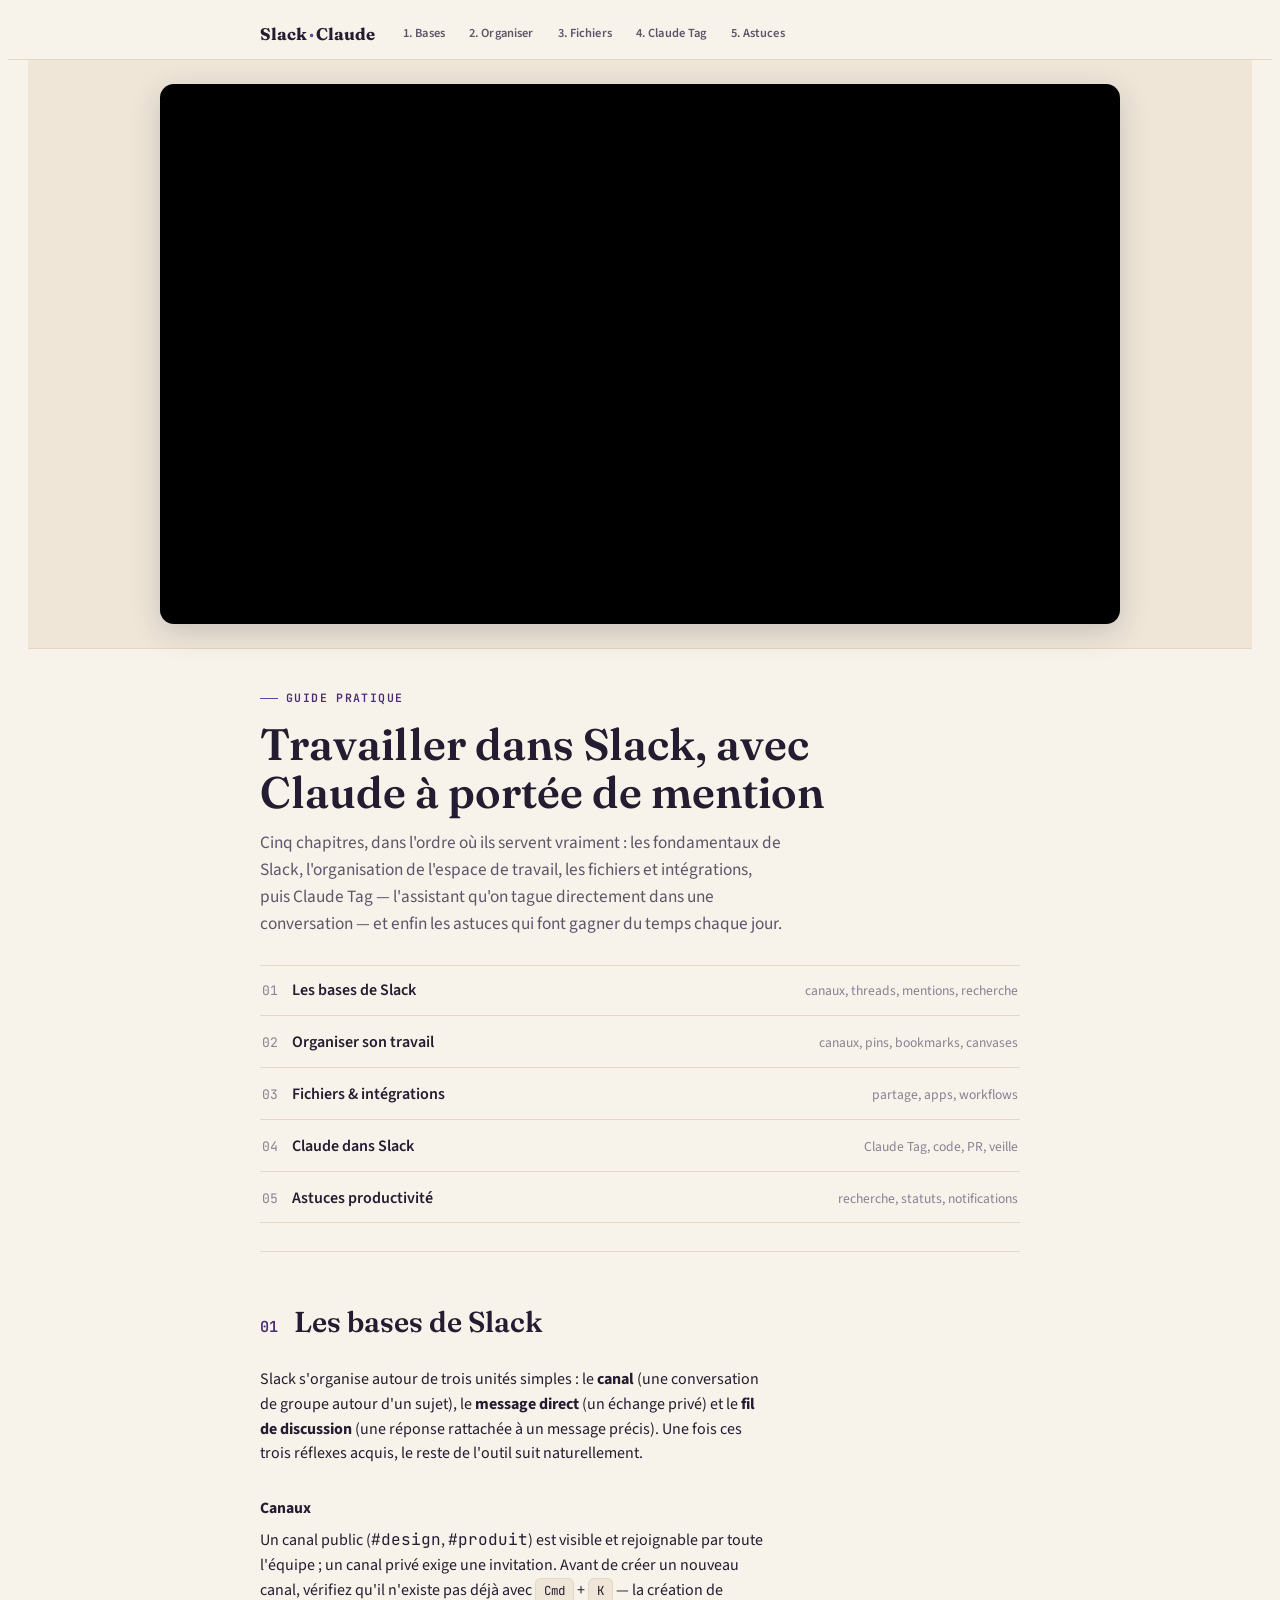
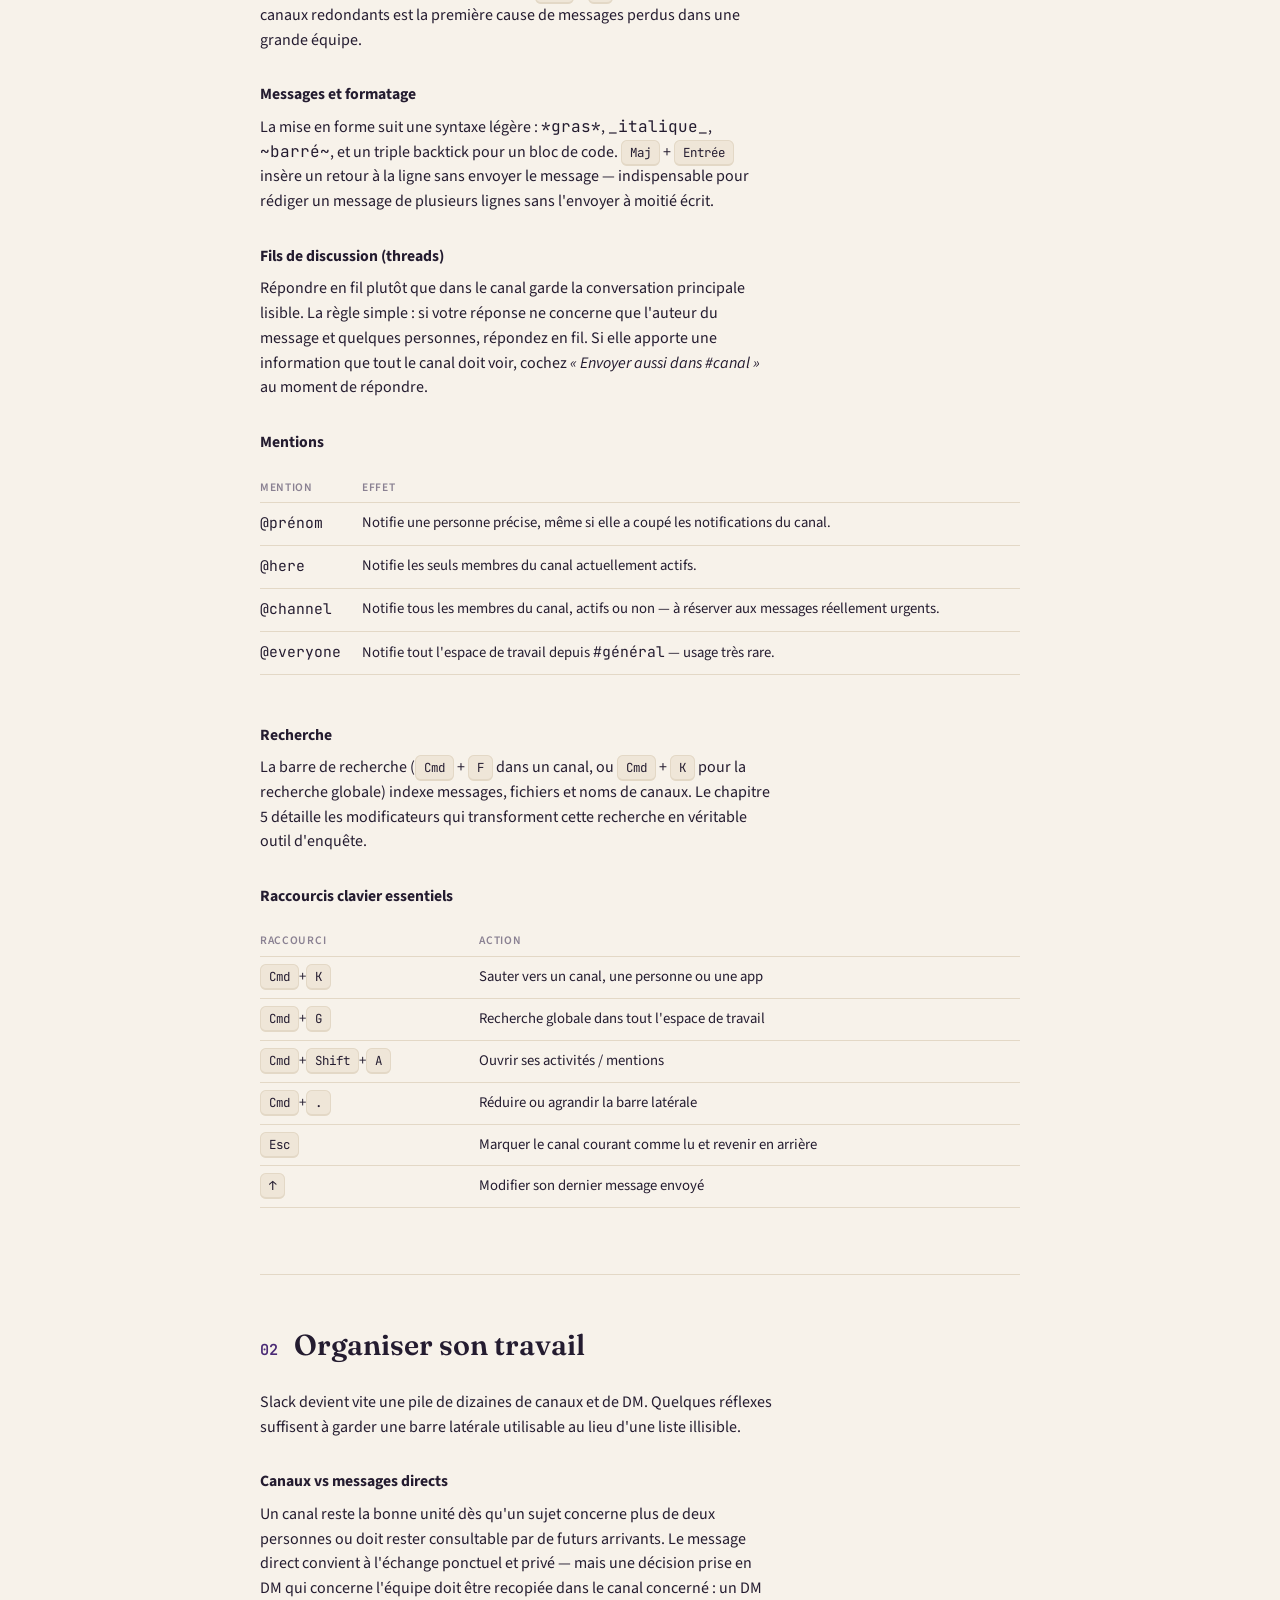
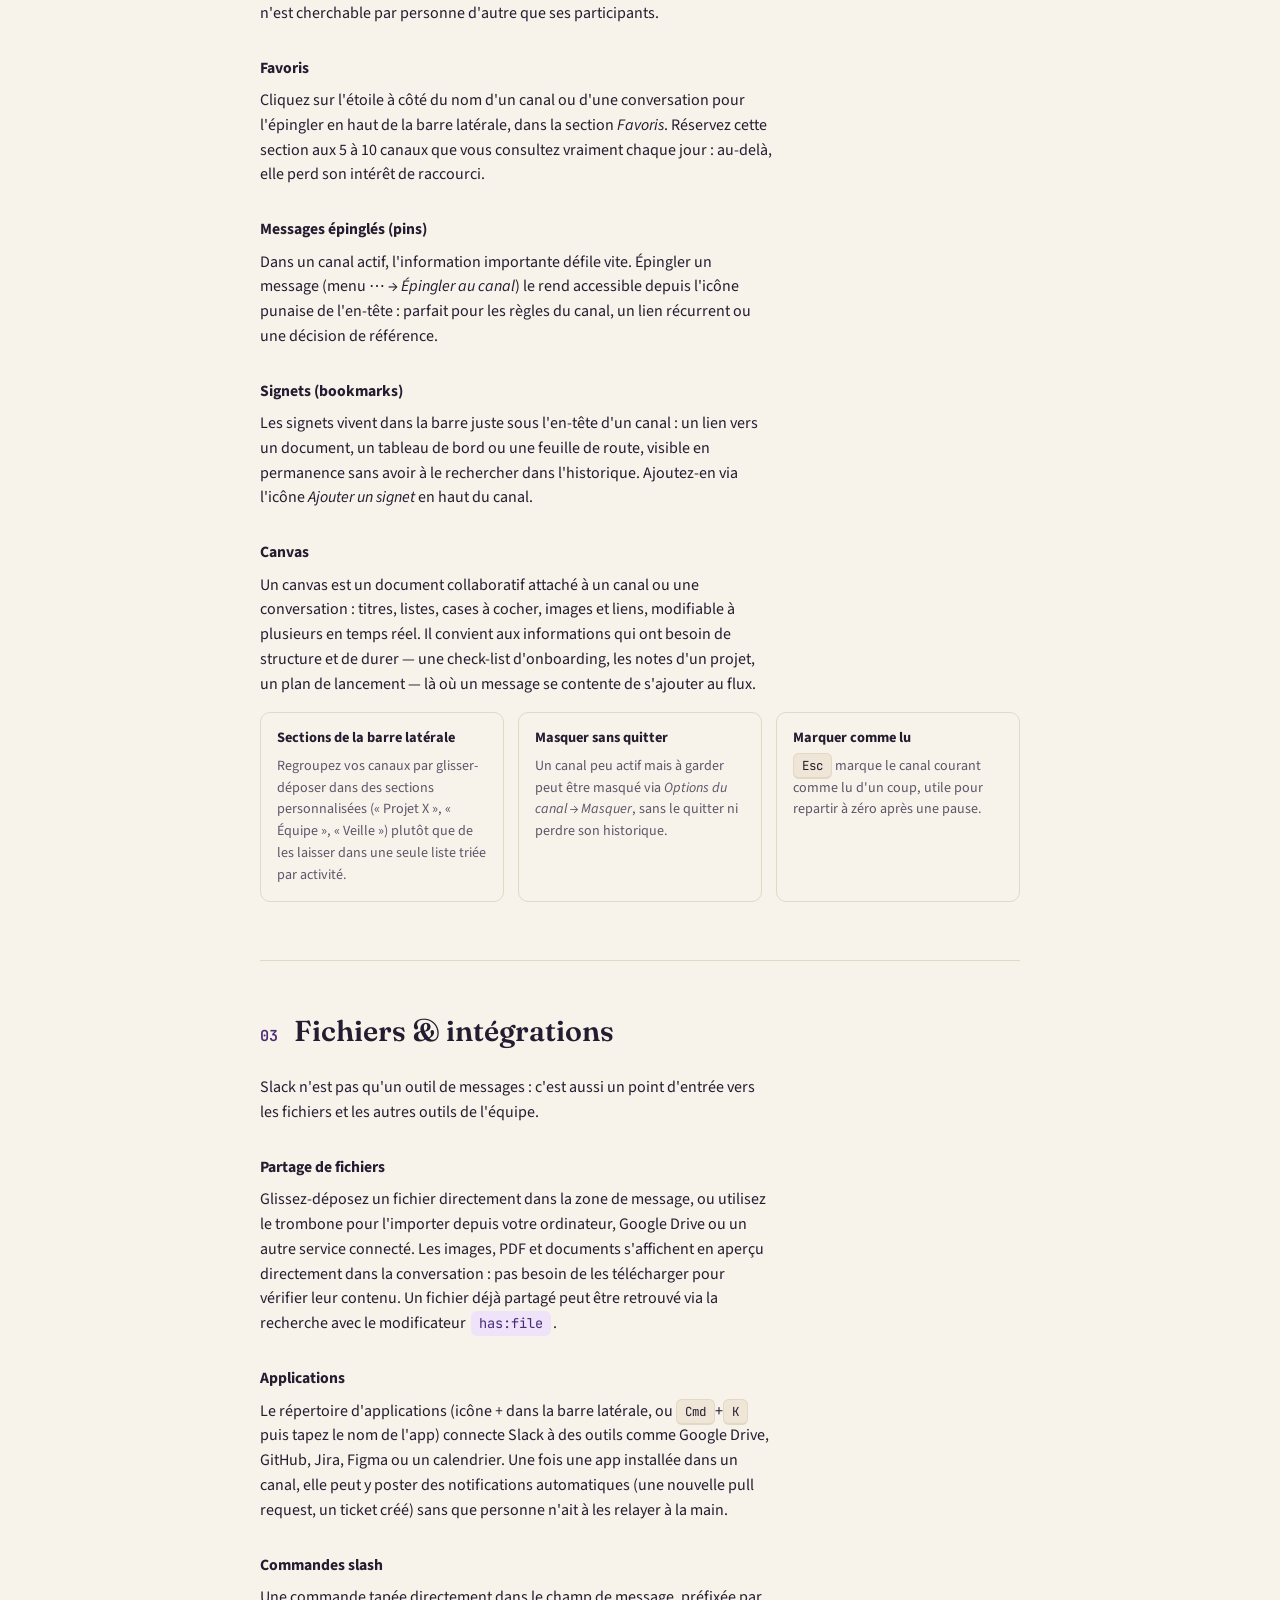
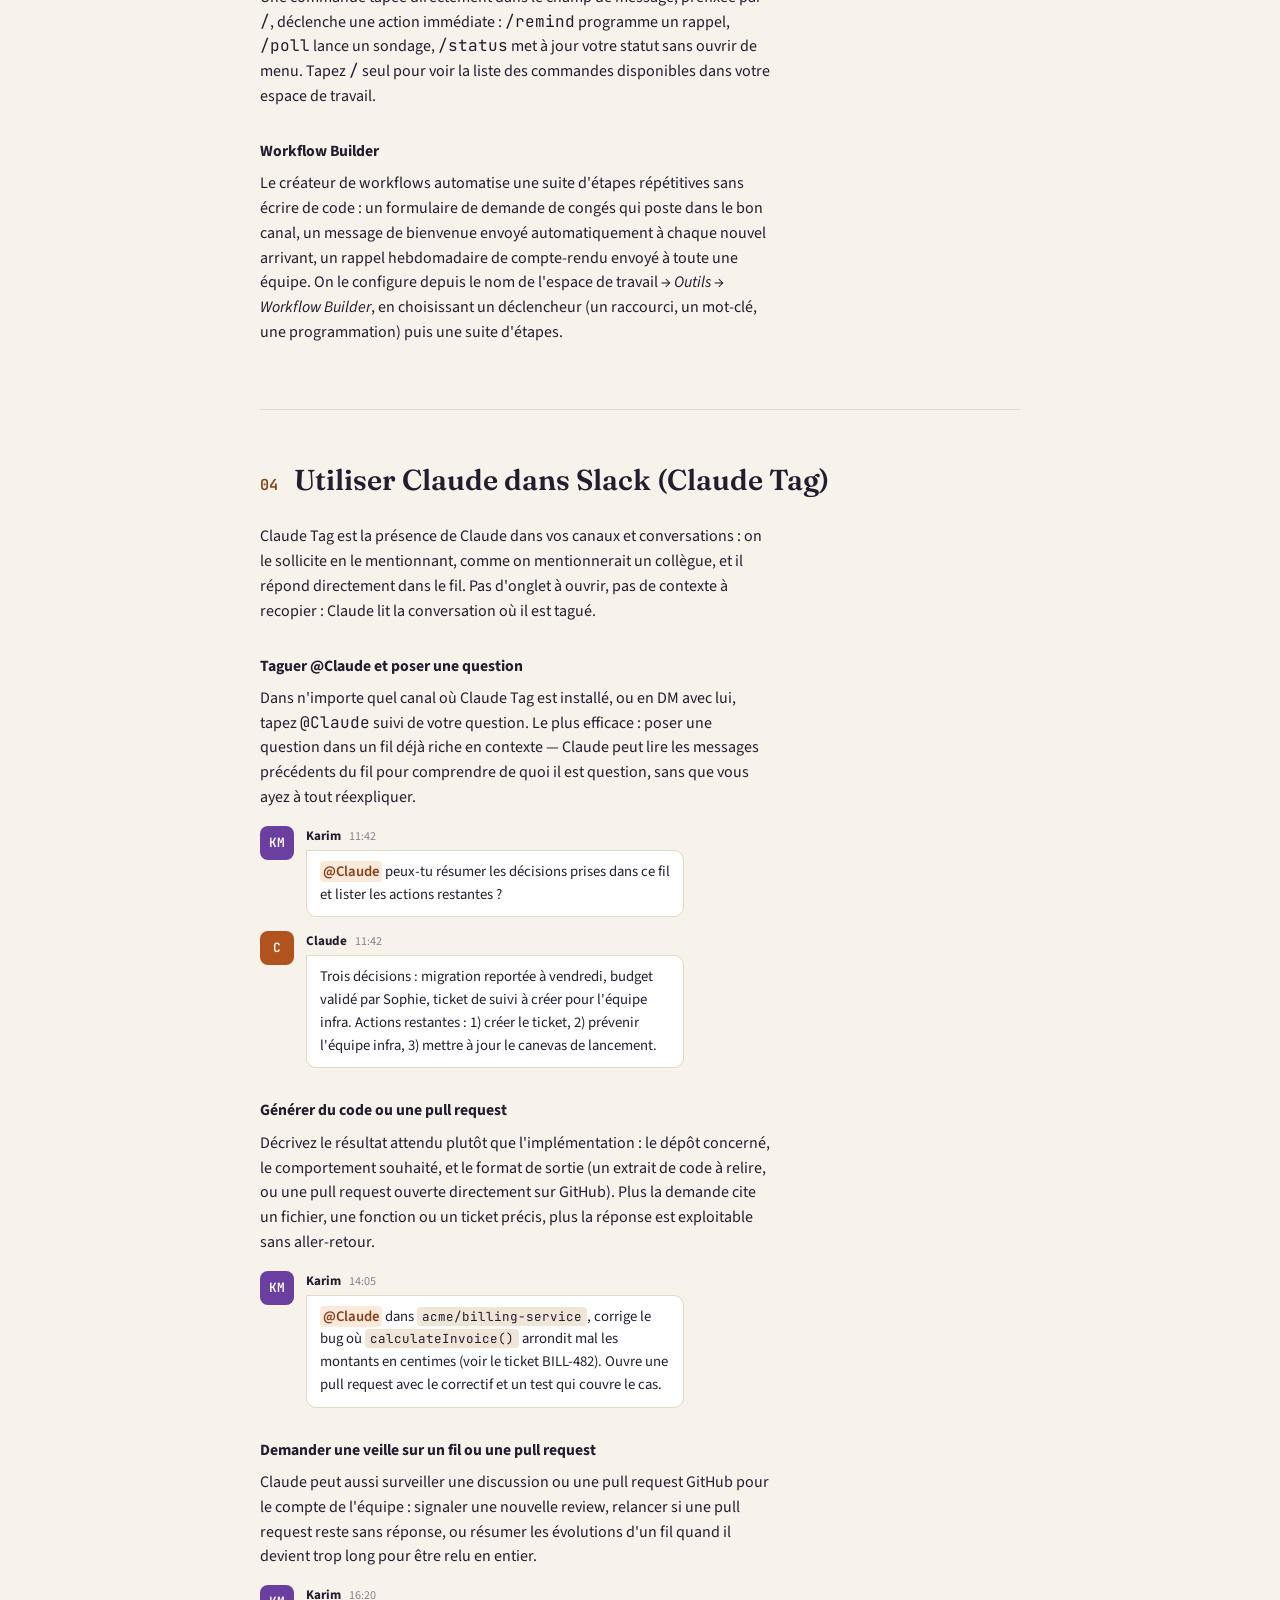
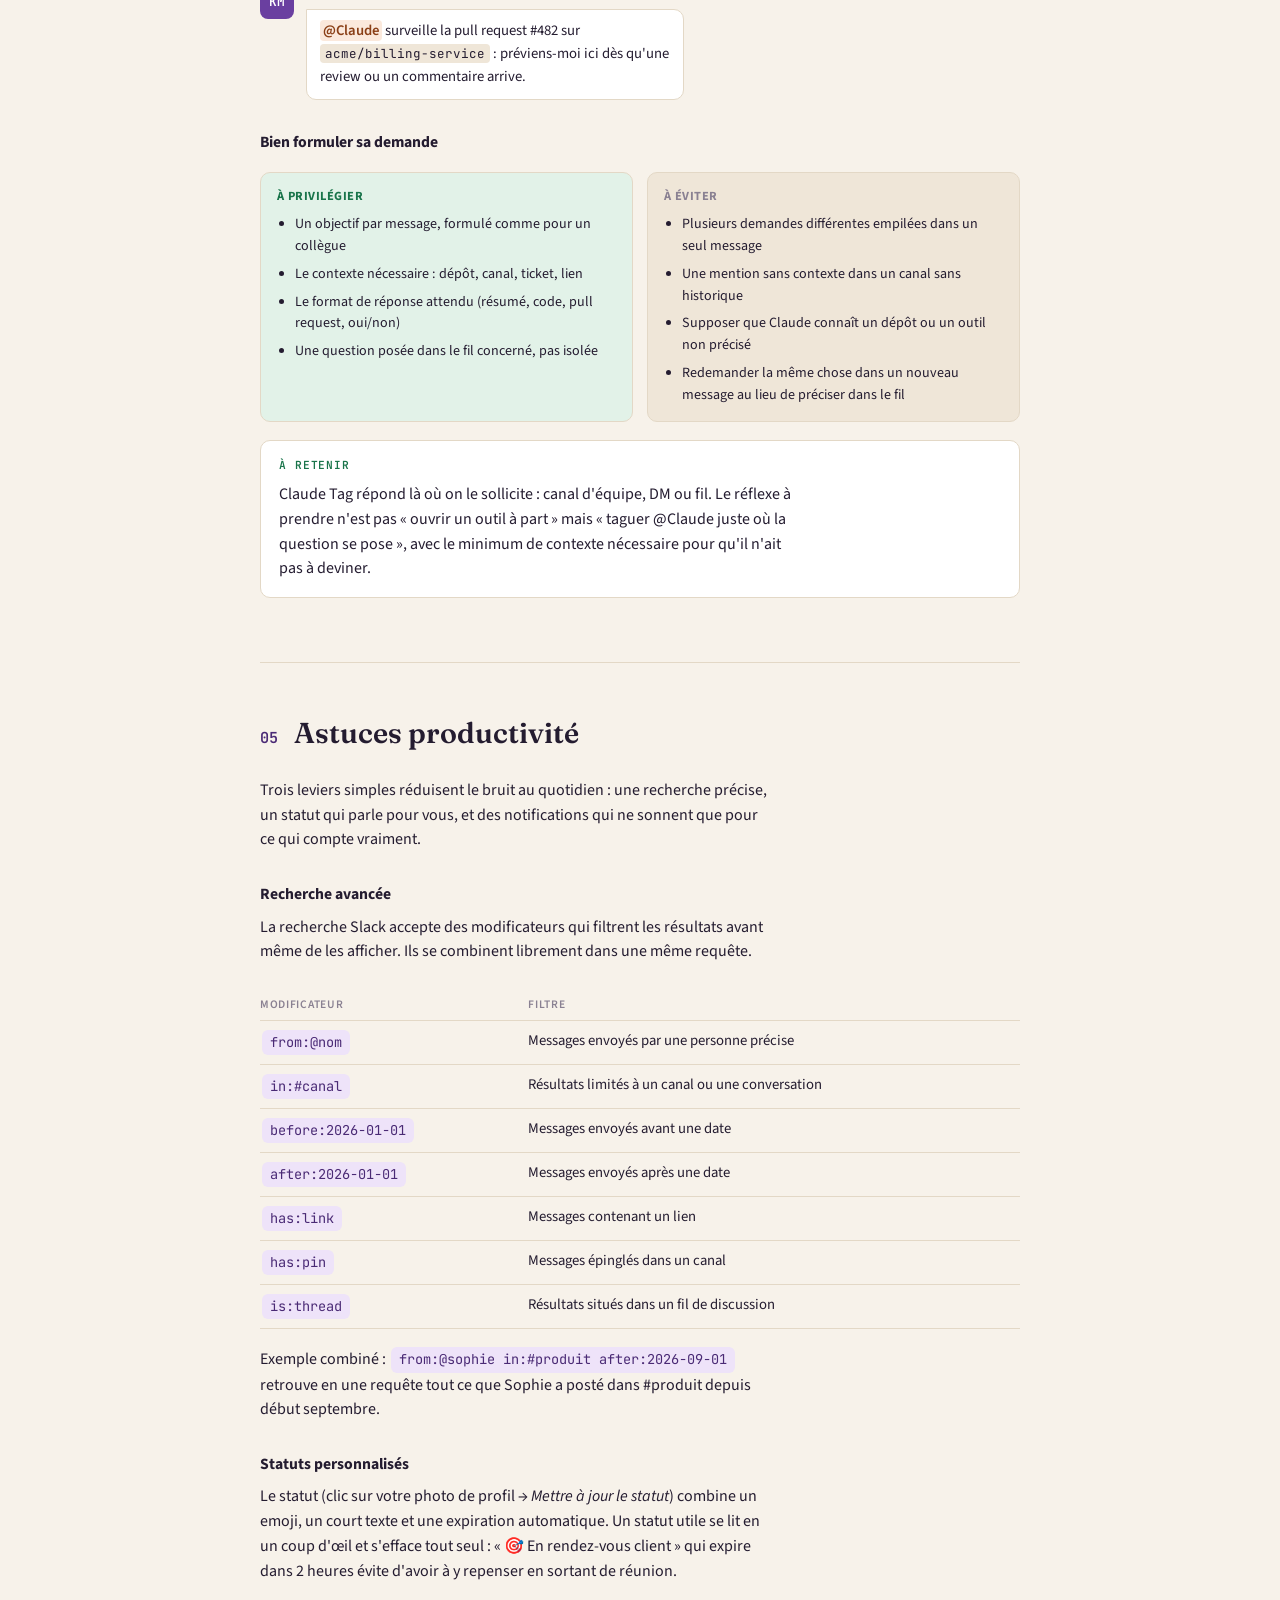
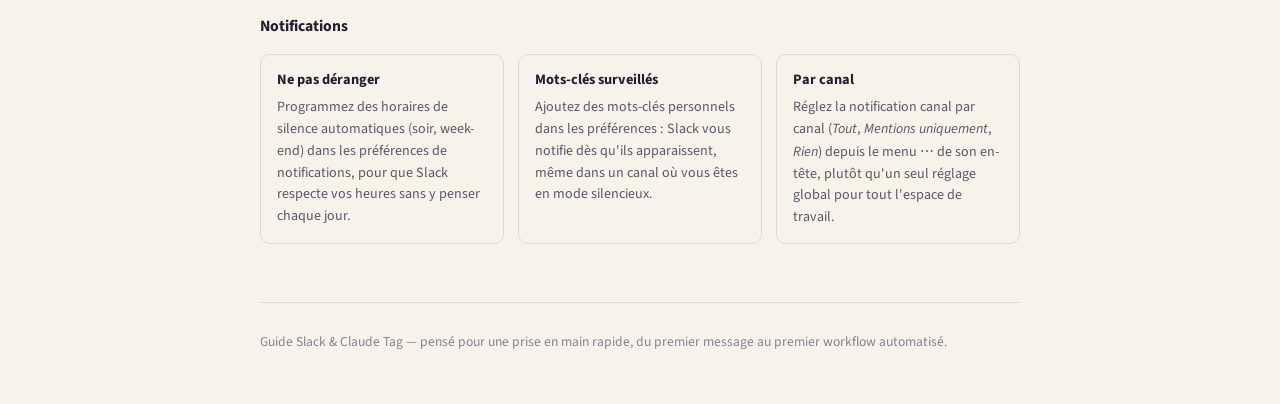
<file: site/index.html>
<!doctype html>
<html lang="fr">
<head>
<meta charset="utf-8">
<meta name="viewport" content="width=device-width,initial-scale=1">
<title>Slack &amp; Claude, le guide</title>
<link rel="preconnect" href="https://fonts.googleapis.com">
<link rel="preconnect" href="https://fonts.gstatic.com" crossorigin>
<link rel="stylesheet" href="https://fonts.googleapis.com/css2?family=Fraunces:ital,opsz,wght@0,9..144,400;0,9..144,500;0,9..144,600;0,9..144,700;1,9..144,500&family=Source+Sans+3:wght@400;500;600;700&family=JetBrains+Mono:wght@400;500;600&display=swap">
<link rel="stylesheet" href="style.css">
</head>
<body>

<div class="topbar">
  <div class="topbar-inner">
    <div class="brandmark">Slack<span class="dot">·</span>Claude</div>
    <nav class="navscroll">
      <a href="#bases">1. Bases</a>
      <a href="#organiser">2. Organiser</a>
      <a href="#fichiers">3. Fichiers</a>
      <a href="#claude-tag">4. Claude Tag</a>
      <a href="#astuces">5. Astuces</a>
    </nav>
  </div>
</div>

<section class="opener" aria-label="Vidéo d'introduction">
  <div class="opener-inner">
    <div class="opener-frame">
      <iframe src="https://www.youtube-nocookie.com/embed/Yt66-u5UVOM" title="Vidéo d'introduction" loading="lazy" allow="accelerometer; encrypted-media; picture-in-picture; fullscreen" allowfullscreen referrerpolicy="strict-origin-when-cross-origin"></iframe>
    </div>
  </div>
</section>

<div class="shell">

  <section class="hero">
    <div class="eyebrow">Guide pratique</div>
    <h1>Travailler dans Slack, avec Claude à portée de mention</h1>
    <p class="lede">Cinq chapitres, dans l'ordre où ils servent vraiment&nbsp;: les fondamentaux de Slack, l'organisation de l'espace de travail, les fichiers et intégrations, puis Claude Tag — l'assistant qu'on tague directement dans une conversation — et enfin les astuces qui font gagner du temps chaque jour.</p>

    <nav class="toc">
      <a href="#bases"><span class="toc-num">01</span><span class="toc-label">Les bases de Slack</span><span class="toc-sub">canaux, threads, mentions, recherche</span></a>
      <a href="#organiser"><span class="toc-num">02</span><span class="toc-label">Organiser son travail</span><span class="toc-sub">canaux, pins, bookmarks, canvases</span></a>
      <a href="#fichiers"><span class="toc-num">03</span><span class="toc-label">Fichiers &amp; intégrations</span><span class="toc-sub">partage, apps, workflows</span></a>
      <a href="#claude-tag"><span class="toc-num">04</span><span class="toc-label">Claude dans Slack</span><span class="toc-sub">Claude Tag, code, PR, veille</span></a>
      <a href="#astuces"><span class="toc-num">05</span><span class="toc-label">Astuces productivité</span><span class="toc-sub">recherche, statuts, notifications</span></a>
    </nav>
  </section>

  <!-- 01 ------------------------------------------------------------ -->
  <section class="chapter" id="bases">
    <div class="chapter-head">
      <span class="chapter-num">01</span>
      <h2>Les bases de Slack</h2>
    </div>
    <p>Slack s'organise autour de trois unités simples&nbsp;: le <strong>canal</strong> (une conversation de groupe autour d'un sujet), le <strong>message direct</strong> (un échange privé) et le <strong>fil de discussion</strong> (une réponse rattachée à un message précis). Une fois ces trois réflexes acquis, le reste de l'outil suit naturellement.</p>

    <h3 class="sub">Canaux</h3>
    <p>Un canal public (<code>#design</code>, <code>#produit</code>) est visible et rejoignable par toute l'équipe&nbsp;; un canal privé exige une invitation. Avant de créer un nouveau canal, vérifiez qu'il n'existe pas déjà avec <kbd>Cmd</kbd> + <kbd>K</kbd> — la création de canaux redondants est la première cause de messages perdus dans une grande équipe.</p>

    <h3 class="sub">Messages et formatage</h3>
    <p>La mise en forme suit une syntaxe légère&nbsp;: <code>*gras*</code>, <code>_italique_</code>, <code>~barré~</code>, et un triple backtick pour un bloc de code. <kbd>Maj</kbd> + <kbd>Entrée</kbd> insère un retour à la ligne sans envoyer le message — indispensable pour rédiger un message de plusieurs lignes sans l'envoyer à moitié écrit.</p>

    <h3 class="sub">Fils de discussion (threads)</h3>
    <p>Répondre en fil plutôt que dans le canal garde la conversation principale lisible. La règle simple&nbsp;: si votre réponse ne concerne que l'auteur du message et quelques personnes, répondez en fil. Si elle apporte une information que tout le canal doit voir, cochez <em>« Envoyer aussi dans #canal »</em> au moment de répondre.</p>

    <h3 class="sub">Mentions</h3>
    <div class="wrap-table">
    <table class="keys">
      <tr><th>Mention</th><th>Effet</th></tr>
      <tr><td><code>@prénom</code></td><td>Notifie une personne précise, même si elle a coupé les notifications du canal.</td></tr>
      <tr><td><code>@here</code></td><td>Notifie les seuls membres du canal actuellement actifs.</td></tr>
      <tr><td><code>@channel</code></td><td>Notifie tous les membres du canal, actifs ou non — à réserver aux messages réellement urgents.</td></tr>
      <tr><td><code>@everyone</code></td><td>Notifie tout l'espace de travail depuis <code>#général</code> — usage très rare.</td></tr>
    </table>
    </div>

    <h3 class="sub">Recherche</h3>
    <p>La barre de recherche (<kbd>Cmd</kbd> + <kbd>F</kbd> dans un canal, ou <kbd>Cmd</kbd> + <kbd>K</kbd> pour la recherche globale) indexe messages, fichiers et noms de canaux. Le chapitre 5 détaille les modificateurs qui transforment cette recherche en véritable outil d'enquête.</p>

    <h3 class="sub">Raccourcis clavier essentiels</h3>
    <div class="wrap-table">
    <table class="keys">
      <tr><th>Raccourci</th><th>Action</th></tr>
      <tr><td><kbd>Cmd</kbd>+<kbd>K</kbd></td><td>Sauter vers un canal, une personne ou une app</td></tr>
      <tr><td><kbd>Cmd</kbd>+<kbd>G</kbd></td><td>Recherche globale dans tout l'espace de travail</td></tr>
      <tr><td><kbd>Cmd</kbd>+<kbd>Shift</kbd>+<kbd>A</kbd></td><td>Ouvrir ses activités / mentions</td></tr>
      <tr><td><kbd>Cmd</kbd>+<kbd>.</kbd></td><td>Réduire ou agrandir la barre latérale</td></tr>
      <tr><td><kbd>Esc</kbd></td><td>Marquer le canal courant comme lu et revenir en arrière</td></tr>
      <tr><td><kbd>↑</kbd></td><td>Modifier son dernier message envoyé</td></tr>
    </table>
    </div>
  </section>

  <!-- 02 ------------------------------------------------------------ -->
  <section class="chapter" id="organiser">
    <div class="chapter-head">
      <span class="chapter-num">02</span>
      <h2>Organiser son travail</h2>
    </div>
    <p>Slack devient vite une pile de dizaines de canaux et de DM. Quelques réflexes suffisent à garder une barre latérale utilisable au lieu d'une liste illisible.</p>

    <h3 class="sub">Canaux vs messages directs</h3>
    <p>Un canal reste la bonne unité dès qu'un sujet concerne plus de deux personnes ou doit rester consultable par de futurs arrivants. Le message direct convient à l'échange ponctuel et privé — mais une décision prise en DM qui concerne l'équipe doit être recopiée dans le canal concerné&nbsp;: un DM n'est cherchable par personne d'autre que ses participants.</p>

    <h3 class="sub">Favoris</h3>
    <p>Cliquez sur l'étoile à côté du nom d'un canal ou d'une conversation pour l'épingler en haut de la barre latérale, dans la section <em>Favoris</em>. Réservez cette section aux 5 à 10 canaux que vous consultez vraiment chaque jour&nbsp;: au-delà, elle perd son intérêt de raccourci.</p>

    <h3 class="sub">Messages épinglés (pins)</h3>
    <p>Dans un canal actif, l'information importante défile vite. Épingler un message (menu <code>⋯</code> → <em>Épingler au canal</em>) le rend accessible depuis l'icône punaise de l'en-tête&nbsp;: parfait pour les règles du canal, un lien récurrent ou une décision de référence.</p>

    <h3 class="sub">Signets (bookmarks)</h3>
    <p>Les signets vivent dans la barre juste sous l'en-tête d'un canal&nbsp;: un lien vers un document, un tableau de bord ou une feuille de route, visible en permanence sans avoir à le rechercher dans l'historique. Ajoutez-en via l'icône <em>Ajouter un signet</em> en haut du canal.</p>

    <h3 class="sub">Canvas</h3>
    <p>Un canvas est un document collaboratif attaché à un canal ou une conversation&nbsp;: titres, listes, cases à cocher, images et liens, modifiable à plusieurs en temps réel. Il convient aux informations qui ont besoin de structure et de durer — une check-list d'onboarding, les notes d'un projet, un plan de lancement — là où un message se contente de s'ajouter au flux.</p>

    <div class="grid-tips">
      <div class="tip"><h4>Sections de la barre latérale</h4><p>Regroupez vos canaux par glisser-déposer dans des sections personnalisées (« Projet X », « Équipe », « Veille ») plutôt que de les laisser dans une seule liste triée par activité.</p></div>
      <div class="tip"><h4>Masquer sans quitter</h4><p>Un canal peu actif mais à garder peut être masqué via <em>Options du canal → Masquer</em>, sans le quitter ni perdre son historique.</p></div>
      <div class="tip"><h4>Marquer comme lu</h4><p><kbd>Esc</kbd> marque le canal courant comme lu d'un coup, utile pour repartir à zéro après une pause.</p></div>
    </div>
  </section>

  <!-- 03 ------------------------------------------------------------ -->
  <section class="chapter" id="fichiers">
    <div class="chapter-head">
      <span class="chapter-num">03</span>
      <h2>Fichiers &amp; intégrations</h2>
    </div>
    <p>Slack n'est pas qu'un outil de messages&nbsp;: c'est aussi un point d'entrée vers les fichiers et les autres outils de l'équipe.</p>

    <h3 class="sub">Partage de fichiers</h3>
    <p>Glissez-déposez un fichier directement dans la zone de message, ou utilisez le trombone pour l'importer depuis votre ordinateur, Google Drive ou un autre service connecté. Les images, PDF et documents s'affichent en aperçu directement dans la conversation&nbsp;: pas besoin de les télécharger pour vérifier leur contenu. Un fichier déjà partagé peut être retrouvé via la recherche avec le modificateur <span class="search-chip">has:file</span>.</p>

    <h3 class="sub">Applications</h3>
    <p>Le répertoire d'applications (icône <em>+</em> dans la barre latérale, ou <kbd>Cmd</kbd>+<kbd>K</kbd> puis tapez le nom de l'app) connecte Slack à des outils comme Google Drive, GitHub, Jira, Figma ou un calendrier. Une fois une app installée dans un canal, elle peut y poster des notifications automatiques (une nouvelle pull request, un ticket créé) sans que personne n'ait à les relayer à la main.</p>

    <h3 class="sub">Commandes slash</h3>
    <p>Une commande tapée directement dans le champ de message, préfixée par <code>/</code>, déclenche une action immédiate&nbsp;: <code>/remind</code> programme un rappel, <code>/poll</code> lance un sondage, <code>/status</code> met à jour votre statut sans ouvrir de menu. Tapez <code>/</code> seul pour voir la liste des commandes disponibles dans votre espace de travail.</p>

    <h3 class="sub">Workflow Builder</h3>
    <p>Le créateur de workflows automatise une suite d'étapes répétitives sans écrire de code&nbsp;: un formulaire de demande de congés qui poste dans le bon canal, un message de bienvenue envoyé automatiquement à chaque nouvel arrivant, un rappel hebdomadaire de compte-rendu envoyé à toute une équipe. On le configure depuis le nom de l'espace de travail → <em>Outils</em> → <em>Workflow Builder</em>, en choisissant un déclencheur (un raccourci, un mot-clé, une programmation) puis une suite d'étapes.</p>
  </section>

  <!-- 04 — CLAUDE TAG ------------------------------------------------ -->
  <section class="chapter claude" id="claude-tag">
    <div class="chapter-head">
      <span class="chapter-num">04</span>
      <h2>Utiliser Claude dans Slack (Claude Tag)</h2>
    </div>
    <p>Claude Tag est la présence de Claude dans vos canaux et conversations&nbsp;: on le sollicite en le mentionnant, comme on mentionnerait un collègue, et il répond directement dans le fil. Pas d'onglet à ouvrir, pas de contexte à recopier&nbsp;: Claude lit la conversation où il est tagué.</p>

    <h3 class="sub">Taguer @Claude et poser une question</h3>
    <p>Dans n'importe quel canal où Claude Tag est installé, ou en DM avec lui, tapez <code>@Claude</code> suivi de votre question. Le plus efficace&nbsp;: poser une question dans un fil déjà riche en contexte — Claude peut lire les messages précédents du fil pour comprendre de quoi il est question, sans que vous ayez à tout réexpliquer.</p>

    <div class="bubble">
      <div class="avatar user">KM</div>
      <div class="bubble-body">
        <div class="bubble-meta"><span class="bubble-name">Karim</span><span class="bubble-time">11:42</span></div>
        <div class="bubble-text"><span class="mention claude-mention">@Claude</span> peux-tu résumer les décisions prises dans ce fil et lister les actions restantes&nbsp;?</div>
      </div>
    </div>
    <div class="bubble">
      <div class="avatar claude">C</div>
      <div class="bubble-body">
        <div class="bubble-meta"><span class="bubble-name">Claude</span><span class="bubble-time">11:42</span></div>
        <div class="bubble-text">Trois décisions&nbsp;: migration reportée à vendredi, budget validé par Sophie, ticket de suivi à créer pour l'équipe infra. Actions restantes&nbsp;: 1) créer le ticket, 2) prévenir l'équipe infra, 3) mettre à jour le canevas de lancement.</div>
      </div>
    </div>

    <h3 class="sub">Générer du code ou une pull request</h3>
    <p>Décrivez le résultat attendu plutôt que l'implémentation&nbsp;: le dépôt concerné, le comportement souhaité, et le format de sortie (un extrait de code à relire, ou une pull request ouverte directement sur GitHub). Plus la demande cite un fichier, une fonction ou un ticket précis, plus la réponse est exploitable sans aller-retour.</p>

    <div class="bubble">
      <div class="avatar user">KM</div>
      <div class="bubble-body">
        <div class="bubble-meta"><span class="bubble-name">Karim</span><span class="bubble-time">14:05</span></div>
        <div class="bubble-text"><span class="mention claude-mention">@Claude</span> dans <code>acme/billing-service</code>, corrige le bug où <code>calculateInvoice()</code> arrondit mal les montants en centimes (voir le ticket BILL-482). Ouvre une pull request avec le correctif et un test qui couvre le cas.</div>
      </div>
    </div>

    <h3 class="sub">Demander une veille sur un fil ou une pull request</h3>
    <p>Claude peut aussi surveiller une discussion ou une pull request GitHub pour le compte de l'équipe&nbsp;: signaler une nouvelle review, relancer si une pull request reste sans réponse, ou résumer les évolutions d'un fil quand il devient trop long pour être relu en entier.</p>

    <div class="bubble">
      <div class="avatar user">KM</div>
      <div class="bubble-body">
        <div class="bubble-meta"><span class="bubble-name">Karim</span><span class="bubble-time">16:20</span></div>
        <div class="bubble-text"><span class="mention claude-mention">@Claude</span> surveille la pull request #482 sur <code>acme/billing-service</code>&nbsp;: préviens-moi ici dès qu'une review ou un commentaire arrive.</div>
      </div>
    </div>

    <h3 class="sub">Bien formuler sa demande</h3>
    <div class="dos-donts">
      <div class="box good">
        <h4>À privilégier</h4>
        <ul>
          <li>Un objectif par message, formulé comme pour un collègue</li>
          <li>Le contexte nécessaire&nbsp;: dépôt, canal, ticket, lien</li>
          <li>Le format de réponse attendu (résumé, code, pull request, oui/non)</li>
          <li>Une question posée dans le fil concerné, pas isolée</li>
        </ul>
      </div>
      <div class="box bad">
        <h4>À éviter</h4>
        <ul>
          <li>Plusieurs demandes différentes empilées dans un seul message</li>
          <li>Une mention sans contexte dans un canal sans historique</li>
          <li>Supposer que Claude connaît un dépôt ou un outil non précisé</li>
          <li>Redemander la même chose dans un nouveau message au lieu de préciser dans le fil</li>
        </ul>
      </div>
    </div>

    <div class="callout">
      <span class="callout-label">À retenir</span>
      <p>Claude Tag répond là où on le sollicite&nbsp;: canal d'équipe, DM ou fil. Le réflexe à prendre n'est pas « ouvrir un outil à part » mais « taguer @Claude juste où la question se pose », avec le minimum de contexte nécessaire pour qu'il n'ait pas à deviner.</p>
    </div>
  </section>

  <!-- 05 ------------------------------------------------------------ -->
  <section class="chapter" id="astuces">
    <div class="chapter-head">
      <span class="chapter-num">05</span>
      <h2>Astuces productivité</h2>
    </div>
    <p>Trois leviers simples réduisent le bruit au quotidien&nbsp;: une recherche précise, un statut qui parle pour vous, et des notifications qui ne sonnent que pour ce qui compte vraiment.</p>

    <h3 class="sub">Recherche avancée</h3>
    <p>La recherche Slack accepte des modificateurs qui filtrent les résultats avant même de les afficher. Ils se combinent librement dans une même requête.</p>
    <div class="wrap-table">
    <table class="keys">
      <tr><th>Modificateur</th><th>Filtre</th></tr>
      <tr><td><span class="search-chip">from:@nom</span></td><td>Messages envoyés par une personne précise</td></tr>
      <tr><td><span class="search-chip">in:#canal</span></td><td>Résultats limités à un canal ou une conversation</td></tr>
      <tr><td><span class="search-chip">before:2026-01-01</span></td><td>Messages envoyés avant une date</td></tr>
      <tr><td><span class="search-chip">after:2026-01-01</span></td><td>Messages envoyés après une date</td></tr>
      <tr><td><span class="search-chip">has:link</span></td><td>Messages contenant un lien</td></tr>
      <tr><td><span class="search-chip">has:pin</span></td><td>Messages épinglés dans un canal</td></tr>
      <tr><td><span class="search-chip">is:thread</span></td><td>Résultats situés dans un fil de discussion</td></tr>
    </table>
    </div>
    <p>Exemple combiné&nbsp;: <span class="search-chip">from:@sophie in:#produit after:2026-09-01</span> retrouve en une requête tout ce que Sophie a posté dans #produit depuis début septembre.</p>

    <h3 class="sub">Statuts personnalisés</h3>
    <p>Le statut (clic sur votre photo de profil → <em>Mettre à jour le statut</em>) combine un emoji, un court texte et une expiration automatique. Un statut utile se lit en un coup d'œil et s'efface tout seul&nbsp;: « 🎯 En rendez-vous client » qui expire dans 2&nbsp;heures évite d'avoir à y repenser en sortant de réunion.</p>

    <h3 class="sub">Notifications</h3>
    <div class="grid-tips">
      <div class="tip"><h4>Ne pas déranger</h4><p>Programmez des horaires de silence automatiques (soir, week-end) dans les préférences de notifications, pour que Slack respecte vos heures sans y penser chaque jour.</p></div>
      <div class="tip"><h4>Mots-clés surveillés</h4><p>Ajoutez des mots-clés personnels dans les préférences&nbsp;: Slack vous notifie dès qu'ils apparaissent, même dans un canal où vous êtes en mode silencieux.</p></div>
      <div class="tip"><h4>Par canal</h4><p>Réglez la notification canal par canal (<em>Tout</em>, <em>Mentions uniquement</em>, <em>Rien</em>) depuis le menu <code>⋯</code> de son en-tête, plutôt qu'un seul réglage global pour tout l'espace de travail.</p></div>
    </div>
  </section>

  <footer>
    Guide Slack &amp; Claude Tag — pensé pour une prise en main rapide, du premier message au premier workflow automatisé.
  </footer>

</div>

</body>
</html>
</file>
<file: site/style.css>
/* Mise en page : en-tête sticky avec navigation numérotée (le parcours est une vraie séquence), */
/* puis cinq chapitres en colonne unique, largeur de lecture confortable, repères typographiques forts. */
:root{
  --bg: #F7F2EA;
  --surface: #FFFFFF;
  --surface-2: #EFE6D8;
  --ink: #241C30;
  --ink-soft: #5E5569;
  --ink-faint: #8A8192;
  --line: #E3D8C6;
  --accent: #6A3FA0;
  --accent-ink: #4A2A75;
  --accent-soft: #EEE3F9;
  --claude: #B2531F;
  --claude-ink: #8A3F16;
  --claude-soft: #FBE9DC;
  --good: #19744A;
  --good-soft: #E2F2E8;
  --font-display: "Fraunces", Georgia, "Times New Roman", serif;
  --font-body: "Source Sans 3", -apple-system, "Segoe UI", sans-serif;
  --font-mono: "JetBrains Mono", "SF Mono", Consolas, monospace;
}
@media (prefers-color-scheme: dark){
  :root:not([data-theme="light"]){
    --bg: #18121F;
    --surface: #211A2C;
    --surface-2: #2A2236;
    --ink: #F2ECF7;
    --ink-soft: #C3B9D1;
    --ink-faint: #8E8399;
    --line: #3A2F49;
    --accent: #B994EA;
    --accent-ink: #D8BFF5;
    --accent-soft: #332545;
    --claude: #F0A370;
    --claude-ink: #F6C19B;
    --claude-soft: #3A2A20;
    --good: #7BD9A6;
    --good-soft: #1C3328;
    color-scheme: dark;
  }
}
:root[data-theme="dark"]{
  --bg: #18121F;
  --surface: #211A2C;
  --surface-2: #2A2236;
  --ink: #F2ECF7;
  --ink-soft: #C3B9D1;
  --ink-faint: #8E8399;
  --line: #3A2F49;
  --accent: #B994EA;
  --accent-ink: #D8BFF5;
  --accent-soft: #332545;
  --claude: #F0A370;
  --claude-ink: #F6C19B;
  --claude-soft: #3A2A20;
  --good: #7BD9A6;
  --good-soft: #1C3328;
  color-scheme: dark;
}

*{box-sizing:border-box}
body{
  background: var(--bg);
  color: var(--ink);
  font-family: var(--font-body);
  font-size: 16px;
  line-height: 1.55;
  padding-inline: 20px;
}
h1,h2,h3{
  font-family: var(--font-display);
  color: var(--ink);
  text-wrap: balance;
  font-weight: 600;
  margin: 0;
}
p{ margin: 0 0 1em; color: var(--ink); max-width: 64ch; }
a{ color: var(--accent-ink); }
code, kbd, .mono{ font-family: var(--font-mono); }

/* ---------- Nav ---------- */
.topbar{
  position: sticky;
  top: env(safe-area-inset-top, 0px);
  z-index: 20;
  background: var(--bg);
  border-bottom: 1px solid var(--line);
  padding-block: 10px;
  margin-inline: -20px;
  padding-inline: 20px;
}
.topbar-inner{
  max-width: 760px;
  margin: 0 auto;
  display: flex;
  align-items: center;
  gap: 18px;
}
.brandmark{
  font-family: var(--font-display);
  font-weight: 700;
  font-size: 1.05rem;
  white-space: nowrap;
  display: flex;
  align-items: baseline;
  gap: 2px;
}
.brandmark .dot{ color: var(--accent); }
.navscroll{
  display: flex;
  gap: 4px;
  overflow-x: auto;
  scrollbar-width: none;
  min-width: 0;
}
.navscroll::-webkit-scrollbar{ display:none; }
.navscroll a{
  flex: 0 0 auto;
  text-decoration: none;
  color: var(--ink-soft);
  font-size: 0.78rem;
  font-weight: 600;
  padding: 6px 10px;
  border-radius: 999px;
  white-space: nowrap;
  letter-spacing: 0.01em;
}
.navscroll a:hover{ background: var(--surface-2); color: var(--ink); }

/* ---------- Shell ---------- */
.shell{ max-width: 760px; margin: 0 auto; }

.hero{ padding-block: 40px 28px; }
.eyebrow{
  font-family: var(--font-mono);
  font-size: 0.72rem;
  letter-spacing: 0.12em;
  text-transform: uppercase;
  color: var(--accent-ink);
  font-weight: 600;
  display:flex; align-items:center; gap:8px;
  margin-bottom: 14px;
}
.eyebrow::before{
  content:"";
  width: 18px; height: 1px;
  background: var(--accent);
}
.hero h1{ font-size: clamp(2rem, 7vw, 2.75rem); line-height: 1.08; margin-bottom: 14px; }
.hero .lede{ font-size: 1.08rem; color: var(--ink-soft); max-width: 58ch; }

.toc{
  display: grid;
  gap: 2px;
  margin-top: 28px;
  border-top: 1px solid var(--line);
}
.toc a{
  display: flex;
  align-items: baseline;
  gap: 14px;
  text-decoration: none;
  padding: 12px 2px;
  border-bottom: 1px solid var(--line);
  color: var(--ink);
}
.toc a:hover .toc-label{ color: var(--accent-ink); }
.toc-num{ font-family: var(--font-mono); color: var(--ink-faint); font-size: 0.82rem; flex: 0 0 auto; }
.toc-label{ font-weight: 600; }
.toc-sub{ color: var(--ink-faint); font-size: 0.85rem; margin-left: auto; text-align: right; display:none; }
@media (min-width: 560px){ .toc-sub{ display:block; } }

/* ---------- Sections ---------- */
section.chapter{
  padding-block: 48px;
  border-top: 1px solid var(--line);
  scroll-margin-top: calc(60px + env(safe-area-inset-top, 0px));
}
.chapter-head{
  display: flex;
  gap: 16px;
  align-items: baseline;
  margin-bottom: 22px;
}
.chapter-num{
  font-family: var(--font-mono);
  font-size: 0.95rem;
  color: var(--accent-ink);
  font-weight: 600;
  flex: 0 0 auto;
}
.chapter-head h2{ font-size: clamp(1.4rem, 5vw, 1.8rem); }

.chapter.claude .chapter-num{ color: var(--claude-ink); }

h3.sub{
  font-family: var(--font-body);
  font-size: 0.98rem;
  font-weight: 700;
  margin-top: 30px;
  margin-bottom: 8px;
  color: var(--ink);
}
h3.sub .tag{
  font-family: var(--font-mono);
  font-weight: 500;
  font-size: 0.72rem;
  color: var(--ink-faint);
  margin-left: 8px;
}

/* ---------- Components ---------- */
.kbd-row{ display: flex; flex-wrap: wrap; gap: 8px; margin: 10px 0 16px; }
kbd{
  background: var(--surface-2);
  border: 1px solid var(--line);
  border-bottom-width: 2px;
  border-radius: 6px;
  padding: 3px 8px;
  font-size: 0.78rem;
  color: var(--ink);
}

table.keys{
  width: 100%;
  border-collapse: collapse;
  margin: 10px 0 18px;
  font-size: 0.92rem;
}
table.keys th{
  text-align: left;
  font-size: 0.72rem;
  letter-spacing: 0.06em;
  text-transform: uppercase;
  color: var(--ink-faint);
  font-weight: 600;
  padding: 6px 10px 6px 0;
  border-bottom: 1px solid var(--line);
}
table.keys td{
  padding: 9px 10px 9px 0;
  border-bottom: 1px solid var(--line);
  vertical-align: top;
}
table.keys td:first-child{ white-space: nowrap; }
.wrap-table{ overflow-x: auto; }

.callout{
  background: var(--surface);
  border: 1px solid var(--line);
  border-radius: 10px;
  padding: 16px 18px;
  margin: 16px 0;
}
.callout p:last-child{ margin-bottom: 0; }
.callout .callout-label{
  font-family: var(--font-mono);
  font-size: 0.7rem;
  letter-spacing: 0.08em;
  text-transform: uppercase;
  color: var(--good);
  font-weight: 600;
  display: block;
  margin-bottom: 8px;
}

.grid-tips{
  display: grid;
  gap: 14px;
  grid-template-columns: repeat(auto-fit, minmax(200px, 1fr));
  margin: 16px 0 10px;
}
.tip{
  border: 1px solid var(--line);
  border-radius: 10px;
  padding: 14px 16px;
  min-width: 0;
}
.tip h4{
  font-family: var(--font-body);
  font-size: 0.9rem;
  font-weight: 700;
  margin: 0 0 6px;
}
.tip p{ font-size: 0.88rem; color: var(--ink-soft); margin: 0; }

/* Mock Slack message bubbles, used for Claude Tag examples */
.bubble{
  display: flex;
  gap: 12px;
  margin: 14px 0;
  min-width: 0;
}
.avatar{
  flex: 0 0 auto;
  width: 34px; height: 34px;
  border-radius: 8px;
  display: flex; align-items: center; justify-content: center;
  font-family: var(--font-mono);
  font-weight: 600;
  font-size: 0.8rem;
  color: #fff;
}
.avatar.user{ background: var(--accent); }
.avatar.claude{ background: var(--claude); }
.bubble-body{ min-width: 0; flex: 1; }
.bubble-meta{
  display: flex; align-items: baseline; gap: 8px;
  font-size: 0.82rem; margin-bottom: 3px;
}
.bubble-name{ font-weight: 700; }
.bubble-time{ color: var(--ink-faint); font-size: 0.76rem; }
.bubble-text{
  background: var(--surface);
  border: 1px solid var(--line);
  border-radius: 0 10px 10px 10px;
  padding: 10px 13px;
  font-size: 0.92rem;
  max-width: 54ch;
  overflow-wrap: break-word;
}
.bubble-text code{
  background: var(--surface-2);
  padding: 1px 5px;
  border-radius: 4px;
  font-size: 0.85em;
}
.mention{ color: var(--accent-ink); font-weight: 600; background: var(--accent-soft); padding: 0 3px; border-radius: 4px; }
.mention.claude-mention{ color: var(--claude-ink); background: var(--claude-soft); }

.dos-donts{
  display: grid;
  gap: 14px;
  grid-template-columns: repeat(auto-fit, minmax(240px, 1fr));
  margin: 18px 0;
}
.dos-donts .box{
  border-radius: 10px;
  padding: 14px 16px;
  min-width: 0;
  border: 1px solid var(--line);
}
.dos-donts .box.good{ background: var(--good-soft); }
.dos-donts .box.bad{ background: var(--surface-2); }
.dos-donts .box h4{
  font-size: 0.78rem;
  letter-spacing: 0.04em;
  text-transform: uppercase;
  margin: 0 0 8px;
  font-weight: 700;
}
.dos-donts .box.good h4{ color: var(--good); }
.dos-donts .box.bad h4{ color: var(--ink-faint); }
.dos-donts .box ul{ margin: 0; padding-left: 18px; }
.dos-donts .box li{ font-size: 0.88rem; margin-bottom: 6px; }
.dos-donts .box li:last-child{ margin-bottom: 0; }

.search-chip{
  display: inline-flex;
  align-items: baseline;
  gap: 4px;
  font-family: var(--font-mono);
  font-size: 0.85rem;
  background: var(--accent-soft);
  color: var(--accent-ink);
  padding: 2px 8px;
  border-radius: 6px;
  margin: 0 2px;
}

footer{
  border-top: 1px solid var(--line);
  padding-block: 28px 44px;
  color: var(--ink-faint);
  font-size: 0.85rem;
}

ul.plain{ padding-left: 20px; margin: 0 0 1em; }
ul.plain li{ margin-bottom: 6px; max-width: 62ch; }

@media (max-width: 480px){
  .hero{ padding-top: 28px; }
  section.chapter{ padding-block: 36px; }
}

/* Opener vidéo : lecteur 16:9 en tête de page, avant le hero. */
.opener{ background: var(--surface-2); border-bottom: 1px solid var(--line); padding: 24px 16px; }
.opener-inner{ max-width: 960px; margin: 0 auto; }
.opener-frame{ position: relative; aspect-ratio: 16 / 9; border-radius: 14px; overflow: hidden; background: #000; box-shadow: 0 8px 30px rgba(36,28,48,.18); }
.opener-frame iframe{ position: absolute; inset: 0; width: 100%; height: 100%; border: 0; }
</file>
